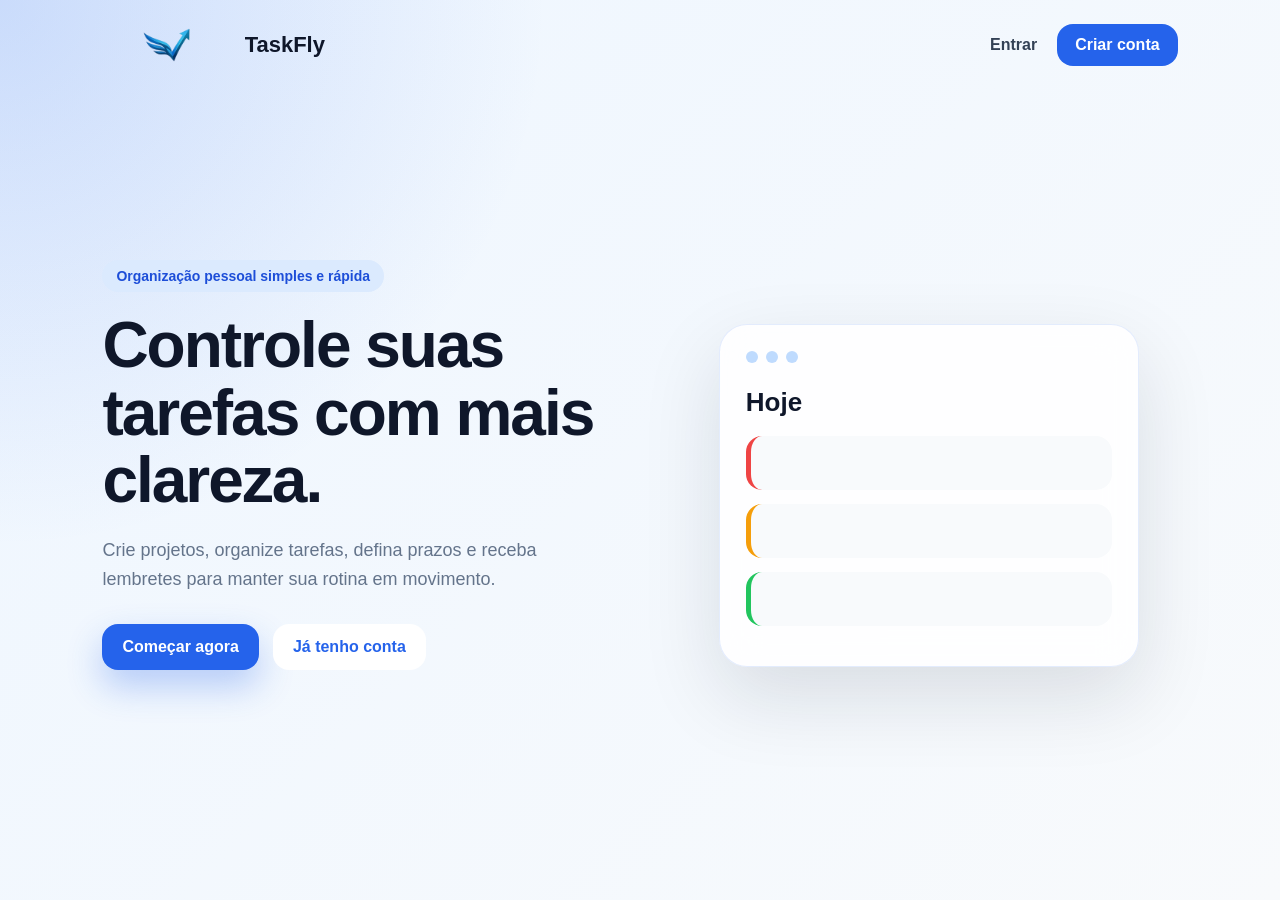
<file: index.html>
<!DOCTYPE html>
<html lang="pt-BR">
<head>
  <meta charset="UTF-8">
  <meta name="viewport" content="width=device-width, initial-scale=1.0">
  <title>TaskFly</title>
  <link rel="stylesheet" href="style.css">
</head>
<body class="landing-page">

  <header class="landing-header">
    <div class="brand">
      <img src="logo.png" alt="Logo TaskFly">
      <span>TaskFly</span>
    </div>

    <nav>
      <a href="login.html">Entrar</a>
      <a href="cadastro.html" class="nav-primary">Criar conta</a>
    </nav>
  </header>

  <main class="landing-main">
    <section class="hero-content">
      <span class="hero-badge">Organização pessoal simples e rápida</span>

      <h1>Controle suas tarefas com mais clareza.</h1>

      <p>
        Crie projetos, organize tarefas, defina prazos e receba lembretes
        para manter sua rotina em movimento.
      </p>

      <div class="hero-actions">
        <a href="cadastro.html" class="cta-primary">Começar agora</a>
        <a href="login.html" class="cta-secondary">Já tenho conta</a>
      </div>
    </section>

    <section class="hero-preview">
      <div class="preview-card">
        <div class="preview-header">
          <span></span>
          <span></span>
          <span></span>
        </div>

        <h3>Hoje</h3>

        <div class="preview-task high"></div>
        <div class="preview-task medium"></div>
        <div class="preview-task low"></div>
      </div>
    </section>
  </main>

</body>
</html>
</file>
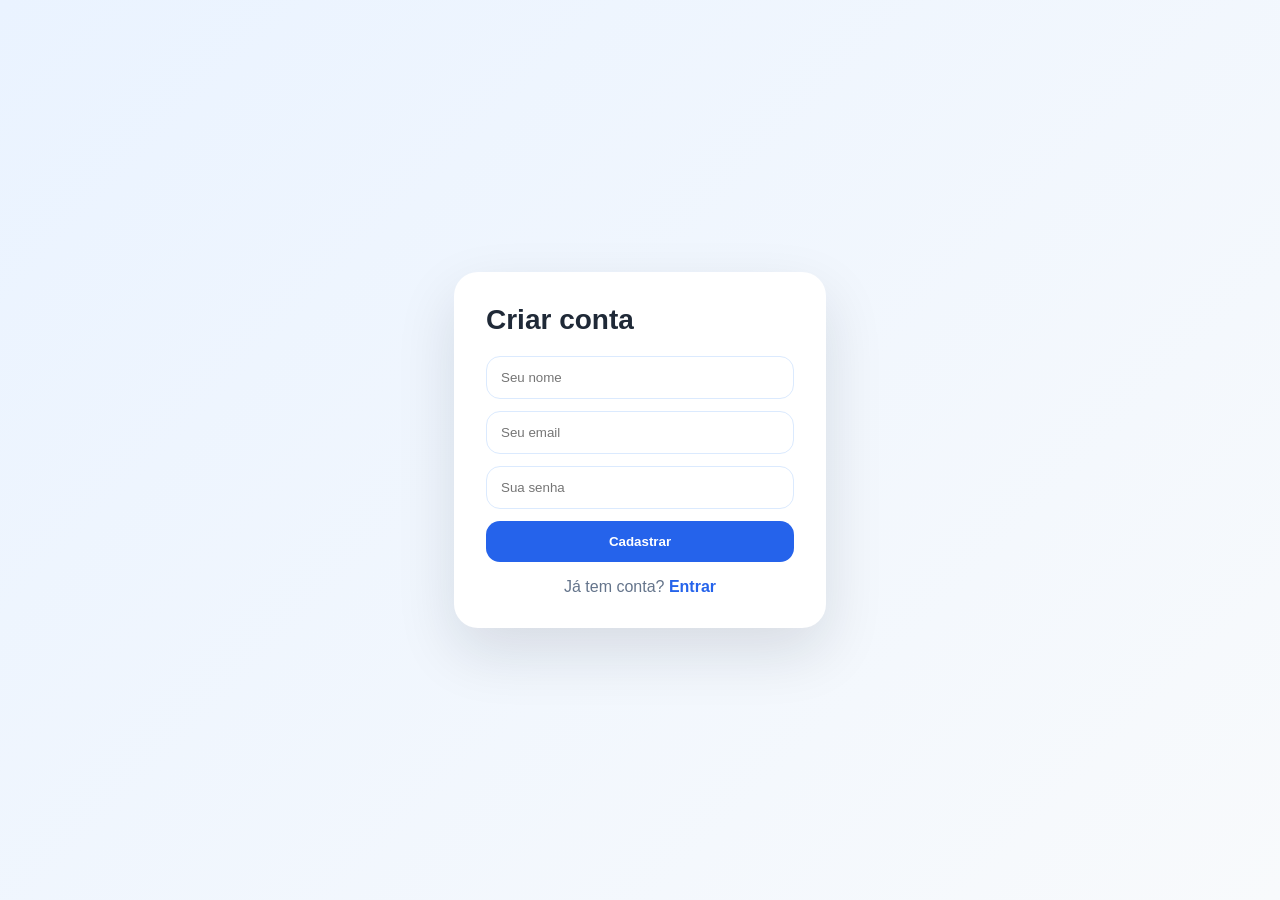
<file: cadastro.html>
<!DOCTYPE html>
<html lang="pt-BR">
<head>
  <meta charset="UTF-8" />
  <meta name="viewport" content="width=device-width, initial-scale=1.0"/>
  <title>Cadastro - TaskFly</title>
  <link rel="stylesheet" href="style.css" />
</head>
<body class="auth-page">

  <main>
    <div class="form-container">
      <h2>Criar conta</h2>

      <input type="text" id="name" placeholder="Seu nome" />
      <input type="email" id="email" placeholder="Seu email" />
      <input type="password" id="password" placeholder="Sua senha" />

      <button onclick="register()">Cadastrar</button>

      <p>Já tem conta? <a href="login.html">Entrar</a></p>
    </div>
  </main>

  <script src="auth.js"></script>
</body>
</html>
</file>
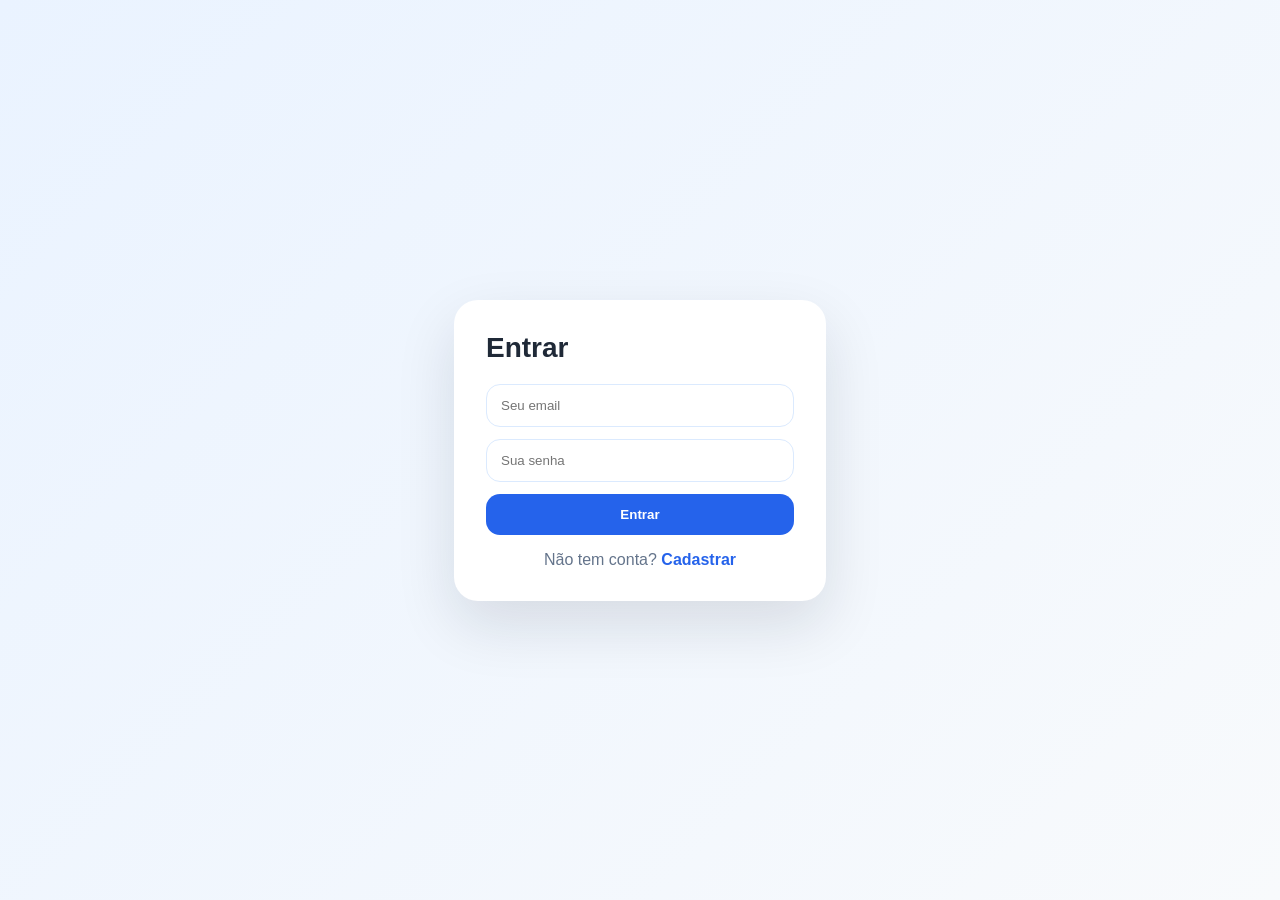
<file: dashboard.html>
<!DOCTYPE html>
<html lang="pt-BR">
<head>
  <meta charset="UTF-8">
  <meta name="viewport" content="width=device-width, initial-scale=1.0">

  <title>Dashboard - TaskFly</title>

  <link rel="stylesheet" href="style.css">
</head>
<body>

  <aside class="sidebar">

    <!-- CONTEÚDO SUPERIOR DA SIDEBAR -->
    <div class="sidebar-content">

      <!-- TOPO: usuário + ícones -->
      <div class="sidebar-top">

        <!-- Informações do usuário logado -->
        <div class="user-box">
          <div class="avatar" id="userAvatar">T</div>

          <div class="user-info">
            <span id="userName">Usuário</span>
            <small>TaskFly</small>
          </div>
        </div>

        <!-- Botões do topo da sidebar -->
        <div class="top-icons">
          <button class="icon-btn" title="Notificações">
            🔔
          </button>

          <button class="icon-btn" onclick="toggleSidebar()" title="Recolher menu">
            ☰
          </button>
        </div>
      </div>

      <!-- Botão que abre o modal de nova tarefa -->
      <button class="add-task-btn" onclick="openTaskModal()">
        + Adicionar tarefa
      </button>

      <!-- Menu de filtros -->
      <nav class="menu">
        <button onclick="setFilter('all')">📋 Todas</button>
        <button onclick="setFilter('pending')">⏳ Pendentes</button>
        <button onclick="setFilter('completed')">✅ Concluídas</button>
      </nav>

      <!-- Seção de projetos -->
      <div class="projects-section">
        <div class="projects-title">
          <span>Meus projetos</span>
          <button onclick="showProjectForm()">+</button>
        </div>

        <!-- Formulário para criar projeto -->
        <div class="project-form" id="projectForm">
          <input type="text" id="projectNameInput" placeholder="Nome do projeto">
          <button onclick="saveNewProject()">Criar</button>
        </div>

        <!-- Lista de projetos criada pelo JavaScript -->
        <div id="projectsList"></div>
      </div>
    </div>

    <!-- RODAPÉ DA SIDEBAR -->
    <div class="sidebar-footer">
      <button onclick="toggleTheme()">🌙 Tema</button>
      <button onclick="logout()">Sair</button>
    </div>
  </aside>

  <!-- CONTEÚDO PRINCIPAL -->
  <main class="app-main">

    <!-- Cabeçalho do conteúdo principal -->
    <section class="content-header">
      <h1 id="pageTitle">Todas as tarefas</h1>
      <p>Organize suas tarefas pessoais</p>
      <input 
  type="text" 
  id="searchInput" 
  class="search-input"
  placeholder="Buscar tarefa..."
  oninput="renderTasks()"
>
    </section>

    <!-- Lista de tarefas renderizada pelo JavaScript -->
    <section id="taskList" class="todo-list"></section>
  </main>

  <!-- MODAL DE NOVA TAREFA -->
  <div class="modal-overlay" id="taskModal">
    <div class="task-modal">

      <!-- Nome da tarefa -->
      <input 
        type="text" 
        id="modalTaskTitle" 
        placeholder="Nome da tarefa..."
      >

      <!-- Descrição da tarefa -->
      <textarea 
        id="modalTaskDescription" 
        placeholder="Descrição"
      ></textarea>

      <!-- Opções da tarefa -->
      <div class="modal-options">
  <select id="modalTaskProject">
    <option value="all">Sem projeto</option>
  </select>

  <select id="modalTaskPriority">
    <option value="baixa">Baixa</option>
    <option value="media">Média</option>
    <option value="alta">Alta</option>
  </select>

  <input type="date" id="modalTaskDate">
  <input type="time" id="modalTaskTime">
</div>

      <!-- Botões do modal -->
      <div class="modal-actions">
        <button onclick="closeTaskModal()">Cancelar</button>
        <button onclick="addTaskFromModal()">Adicionar tarefa</button>
      </div>
    </div>
  </div>

  <!-- Scripts do projeto -->
  <script src="auth.js"></script>
  <script src="tasks.js"></script>
  <script src="theme.js"></script>
</body>
</html>
</file>
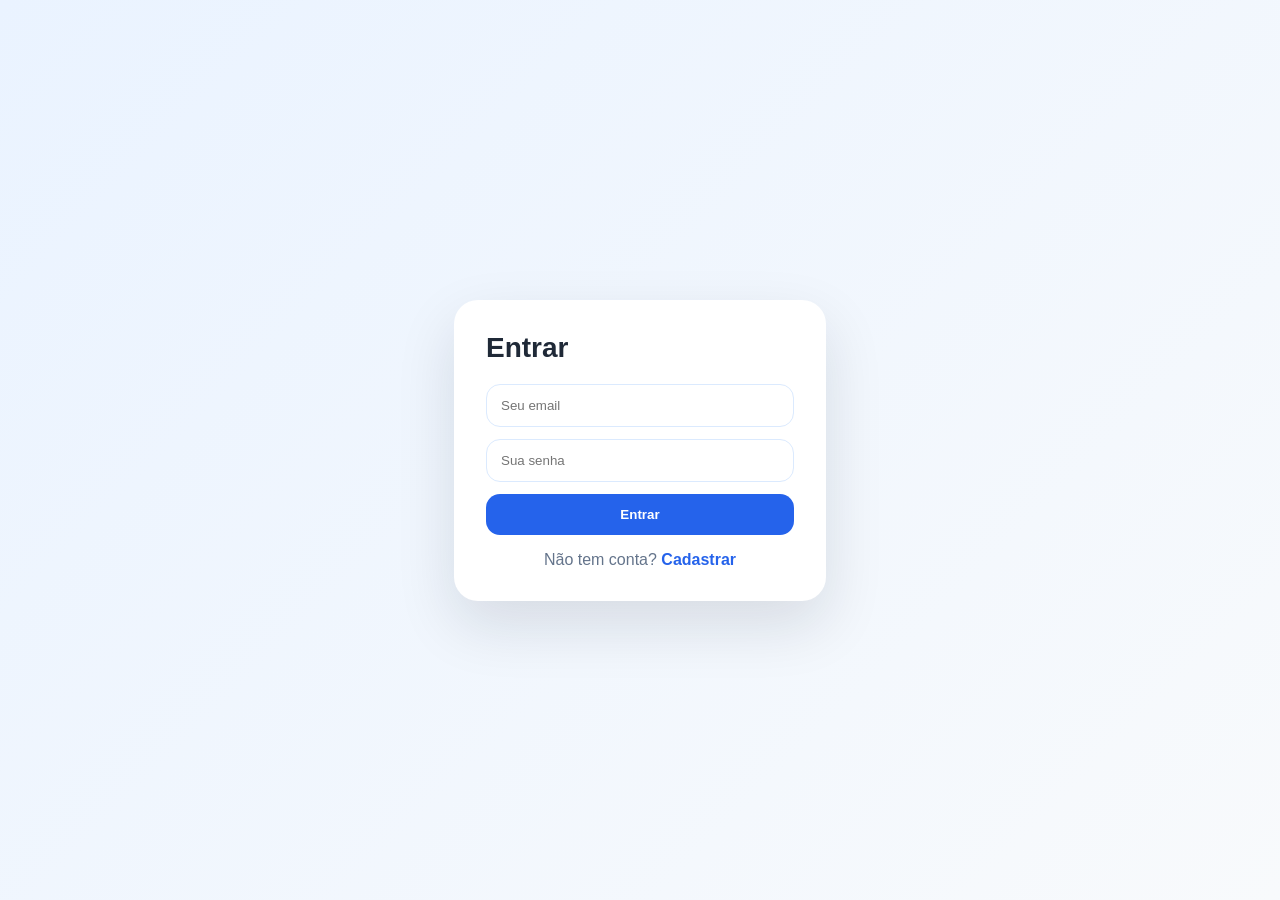
<file: login.html>
<!DOCTYPE html>
<html lang="pt-BR">
<head>
  <meta charset="UTF-8">
  <meta name="viewport" content="width=device-width, initial-scale=1.0">
  <title>Login - TaskFly</title>
  <link rel="stylesheet" href="style.css">
</head>
<body class="auth-page">
  <main>
    <div class="form-container">
      <h2>Entrar</h2>

      <input type="email" id="email" placeholder="Seu email">
      <input type="password" id="password" placeholder="Sua senha">

      <button onclick="login()">Entrar</button>

      <p>Não tem conta? <a href="cadastro.html">Cadastrar</a></p>
    </div>
  </main>

  <script src="auth.js"></script>
</body>
</html>
</file>
<file: style.css>
* {
  margin: 0;
  padding: 0;
  box-sizing: border-box;
  font-family: Arial, sans-serif;
}

body {
  display: flex;
  height: 100vh;
  background: #f5f7fb;
  color: #1f2937;
}

/* SIDEBAR */

.sidebar {
  width: 250px;
  background: #ffffff;
  padding: 20px 18px;
  display: flex;
  flex-direction: column;
  justify-content: space-between;
  min-height: 100vh;
}

.sidebar-footer {
  margin-top: auto;
  display: flex;
  flex-direction: column;
  gap: 10px;
}

.sidebar-footer button {
  width: 100%;
  border: none;
  padding: 12px 14px;
  border-radius: 14px;
  background: #eef4ff;
  color: #1f2937;
  cursor: pointer;
  font-weight: 500;
  text-align: center;
}

.sidebar-footer button:hover {
  background: #dbeafe;
  transform: translateY(-1px);
}

body.dark .sidebar-footer button {
  background: #334155;
  color: #f8fafc;
}

body.dark .sidebar-footer button:hover {
  background: #475569;
}

.user-box {
  display: flex;
  align-items: center;
  gap: 10px;
  margin-bottom: 20px;
}

.avatar {
  width: 36px;
  height: 36px;
  background: #2563eb;
  color: white;
  border-radius: 50%;
  display: flex;
  align-items: center;
  justify-content: center;
  font-weight: bold;
}

.add-task-btn {
  padding: 10px;
  border: none;
  border-radius: 10px;
  background: #2563eb;
  color: white;
  cursor: pointer;
  margin-bottom: 20px;
  transition: 0.2s;
}

.add-task-btn:hover {
  background: #1e40af;
}

.menu {
  display: flex;
  flex-direction: column;
  gap: 10px;
}

.menu button {
  border: none;
  background: transparent;
  padding: 10px;
  text-align: left;
  cursor: pointer;
  border-radius: 8px;
  transition: 0.2s;
}

.menu button:hover {
  background: #eef2ff;
}

.sidebar-footer {
  display: flex;
  flex-direction: column;
  gap: 10px;
}

.sidebar-footer button {
  border: none;
  background: transparent;
  cursor: pointer;
}

/* MAIN */

.app-main {
  flex: 1;
  padding: 30px;
  overflow-y: auto;
}

.content-header h1 {
  font-size: 28px;
  margin-bottom: 5px;
}

.content-header p {
  color: #6b7280;
  margin-bottom: 20px;
}

/* FORM */

.task-form-card {
  background: white;
  padding: 20px;
  border-radius: 16px;
  margin-bottom: 20px;
  box-shadow: 0 5px 20px rgba(0,0,0,0.05);
}

.task-form-card input[type="text"] {
  width: 100%;
  padding: 12px;
  border-radius: 10px;
  border: 1px solid #ddd;
  margin-bottom: 12px;
}

.task-options {
  display: flex;
  gap: 10px;
}

.task-options select,
.task-options input {
  padding: 10px;
  border-radius: 10px;
  border: 1px solid #ddd;
}

.task-options button {
  background: #2563eb;
  color: white;
  border: none;
  padding: 10px 16px;
  border-radius: 10px;
  cursor: pointer;
  transition: 0.2s;
}

.task-options button:hover {
  background: #1e40af;
}

/* TASK LIST */

.todo-list {
  display: flex;
  flex-direction: column;
  gap: 10px;
}

/* TASK ITEM */

.task-card {
  display: flex;
  align-items: center;
  justify-content: space-between;
  padding: 14px 16px;
  border-radius: 12px;
  background: white;
  border: 1px solid #e5e7eb;
  transition: 0.2s;
}

.task-card:hover {
  background: #f9fafb;
}

.task-card h3 {
  font-size: 16px;
}

.task-card p {
  font-size: 13px;
  color: #6b7280;
}

.task-card button {
  border: none;
  background: transparent;
  cursor: pointer;
  margin-left: 10px;
}

/* DARK MODE */

body.dark {
  background: #0f172a;
  color: white;
}

body.dark .sidebar {
  background: #1e293b;
  border-color: #334155;
}

body.dark .task-form-card,
body.dark .task-card {
  background: #1e293b;
  border-color: #334155;
}

body.dark input,
body.dark select {
  background: #0f172a;
  color: white;
  border-color: #334155;
}

.task-left {
  display: flex;
  align-items: center;
  gap: 12px;
}

body.dark .sidebar {
  box-shadow: 8px 0 30px rgba(0, 0, 0, 0.25);
}

body.dark .menu button:hover,
body.dark .project-item:hover,
body.dark .sidebar-footer button:hover {
  background: #334155;
}

body.dark .task-form-card,
body.dark .task-card {
  box-shadow: 0 18px 36px rgba(0, 0, 0, 0.25);
}

body.dark input:focus,
body.dark select:focus {
  box-shadow: 0 0 0 4px rgba(59, 130, 246, 0.2);
}

body.dark .delete-btn:hover {
  background: rgba(239, 68, 68, 0.18);
}

.check-btn {
  width: 20px;
  height: 20px;
  min-width: 20px;

  border: 2px solid #2563eb;
  border-radius: 50%;

  background: transparent;
  color: #2563eb;

  display: flex;
  align-items: center;
  justify-content: center;

  font-size: 12px;
  cursor: pointer;
}

.task-info h3.completed {
  text-decoration: line-through;
  color: #9ca3af;
}

.delete-btn {
  opacity: 0;
  transition: 0.2s;
}

.task-card:hover .delete-btn {
  opacity: 1;
}

.projects-section {
  margin-top: 24px;
}

.projects-title {
  display: flex;
  align-items: center;
  justify-content: space-between;
  font-weight: bold;
  margin-bottom: 10px;
  font-size: 14px;
}

.projects-title button {
  border: none;
  background: transparent;
  cursor: pointer;
  font-size: 18px;
  color: #2563eb;
}

.project-item {
  width: 100%;
  border: none;
  background: transparent;
  padding: 9px 10px;
  border-radius: 8px;
  display: flex;
  justify-content: space-between;
  cursor: pointer;
  color: #374151;
  font-size: 14px;
}

.project-item:hover,
.project-item.active {
  background: #eef2ff;
  color: #2563eb;
}

.project-item small {
  color: #9ca3af;
}

body.dark .project-item {
  color: #e5e7eb;
}

body.dark .project-item:hover,
body.dark .project-item.active {
  background: #334155;
  color: #93c5fd;
}

.project-actions {
  display: flex;
  align-items: center;
  gap: 6px;
}

.delete-project {
  border: none;
  background: transparent;
  cursor: pointer;
  color: #ef4444;
  font-size: 12px;
  opacity: 0;
  transition: 0.2s;
}

.project-item:hover .delete-project {
  opacity: 1;
}

/* APP POLISH */

button,
input,
select {
  font-family: inherit;
}

button {
  transition:
    transform 0.18s ease,
    background 0.18s ease,
    box-shadow 0.18s ease,
    opacity 0.18s ease;
}

button:hover {
  transform: translateY(-1px);
}

button:active {
  transform: scale(0.97);
}

input,
select {
  transition:
    border-color 0.18s ease,
    box-shadow 0.18s ease,
    background 0.18s ease;
}

input:focus,
select:focus {
  border-color: #2563eb;
  box-shadow: 0 0 0 4px rgba(37, 99, 235, 0.12);
}

/* SIDEBAR MAIS APP */

.sidebar {
  border-right: none;
  box-shadow: 8px 0 30px rgba(15, 23, 42, 0.06);
}

.menu button,
.project-item,
.sidebar-footer button {
  border-radius: 14px;
  padding: 12px 14px;
}

.menu button:hover,
.project-item:hover,
.sidebar-footer button:hover {
  background: #eef4ff;
}

/* FORM MAIS FLUIDO */

.task-form-card {
  border-radius: 24px;
  box-shadow: 0 18px 45px rgba(15, 23, 42, 0.08);
}

.task-form-card input[type="text"] {
  border-radius: 16px;
  font-size: 16px;
}

.task-options select,
.task-options input {
  border-radius: 14px;
}

/* CARDS MAIS MODERNOS */

.task-card {
  border-radius: 20px;
  padding: 16px 18px;
  border: none;
  box-shadow: 0 10px 28px rgba(15, 23, 42, 0.06);
}

.task-card:hover {
  transform: translateY(-2px);
  box-shadow: 0 18px 36px rgba(15, 23, 42, 0.1);
}

.check-btn {
  width: 22px;
  height: 22px;
  min-width: 22px;
  border-radius: 50%;
  transition:
    background 0.18s ease,
    transform 0.18s ease,
    box-shadow 0.18s ease;
}

.check-btn:hover {
  transform: scale(1.12);
  box-shadow: 0 0 0 5px rgba(37, 99, 235, 0.12);
}

.delete-btn {
  border-radius: 12px;
  padding: 8px 10px;
}

.delete-btn:hover {
  background: #fee2e2;
}

.task-options {
  max-height: 0;
  opacity: 0;
  overflow: hidden;
  transform: translateY(-6px);
  transition:
    max-height 0.25s ease,
    opacity 0.2s ease,
    transform 0.2s ease;
}

.task-options.show {
  max-height: 120px;
  opacity: 1;
  transform: translateY(0);
  margin-top: 12px;
}

body.dark .sidebar {
  color: #f8fafc;
}

body.dark .user-box span,
body.dark .menu button,
body.dark .projects-title,
body.dark .project-item,
body.dark .sidebar-footer button {
  color: #f8fafc;
}

body.dark .menu button:hover,
body.dark .project-item:hover {
  background: #334155;
  color: #ffffff;
}

body.dark .projects-title button {
  color: #60a5fa;
}

body.dark .content-header p,
body.dark .task-info p,
body.dark .task-card p {
  color: #94a3b8;
}

.project-form {
  display: none;
  gap: 8px;
  margin: 10px 0;
}

.project-form.show {
  display: flex;
}

.project-form input {
  width: 100%;
  padding: 9px 10px;
  border-radius: 10px;
  border: 1px solid #dbeafe;
  outline: none;
  font-size: 13px;
}

.project-form button {
  border: none;
  border-radius: 10px;
  padding: 9px 10px;
  background: #2563eb;
  color: white;
  cursor: pointer;
  font-size: 13px;
}

body.dark .project-form input {
  background: #0f172a;
  color: #f8fafc;
  border-color: #334155;
}

.confirm-delete {
  border: none;
  background: #ef4444;
  color: white;
  padding: 4px 8px;
  border-radius: 8px;
  font-size: 11px;
  cursor: pointer;
}

.confirm-delete:hover {
  background: #dc2626;
}

.modal-overlay {
  position: fixed;
  inset: 0;
  background: rgba(15, 23, 42, 0.35);
  display: none;
  align-items: center;
  justify-content: center;
  z-index: 1000;
}

.modal-overlay.show {
  display: flex;
}

.task-modal {
  width: 520px;
  background: white;
  border-radius: 18px;
  padding: 18px;
  box-shadow: 0 30px 80px rgba(15, 23, 42, 0.25);
}

.task-modal input,
.task-modal textarea,
.task-modal select {
  width: 100%;
  border: 1px solid #e5e7eb;
  border-radius: 12px;
  padding: 12px;
  margin-bottom: 10px;
}

.task-modal textarea {
  resize: none;
  height: 80px;
}

.modal-options {
  display: grid;
  grid-template-columns: 1fr 1fr 1fr;
  gap: 10px;
}

.modal-actions {
  display: flex;
  justify-content: flex-end;
  gap: 10px;
}

.modal-actions button {
  border: none;
  padding: 10px 14px;
  border-radius: 12px;
  cursor: pointer;
}

.modal-actions button:last-child {
  background: #2563eb;
  color: white;
}

body.dark .task-modal {
  background: #1e293b;
}

body.dark .modal-overlay {
  background: rgba(0, 0, 0, 0.55);
}

/* DARK MODE AJUSTADO */

body.dark {
  background: #0b1120;
  color: #e5e7eb;
}

body.dark .sidebar {
  background: #111827;
}

body.dark .app-main {
  background: #0b1120;
}

body.dark .task-card,
body.dark .task-modal,
body.dark .task-form-card {
  background: #111827;
  border: 1px solid #1f2937;
}

body.dark .task-modal {
  box-shadow: 0 30px 80px rgba(0, 0, 0, 0.45);
}

body.dark .task-modal input,
body.dark .task-modal textarea,
body.dark .task-modal select {
  background: #0b1120;
  color: #e5e7eb;
  border: 1px solid #334155;
}

body.dark .task-modal input::placeholder,
body.dark .task-modal textarea::placeholder {
  color: #64748b;
}

body.dark .modal-actions button:first-child {
  background: #1f2937;
  color: #e5e7eb;
}

body.dark .modal-actions button:last-child {
  background: #2563eb;
  color: white;
}

body.dark .content-header h1 {
  color: #f8fafc;
}

body.dark .content-header p,
body.dark .task-info p {
  color: #94a3b8;
}

.sidebar-top {
  display: flex;
  align-items: center;
  justify-content: space-between;
  margin-bottom: 22px;
}

.user-box {
  display: flex;
  align-items: center;
  gap: 10px;
  margin-bottom: 0;
}

.avatar {
  width: 34px;
  height: 34px;
  min-width: 34px;
  border-radius: 50%;
  background: #c2185b;
  color: white;
  display: flex;
  align-items: center;
  justify-content: center;
  font-weight: 700;
}

.user-info {
  display: flex;
  flex-direction: column;
  line-height: 1.1;
}

.user-info span {
  font-size: 14px;
  font-weight: 600;
}

.user-info small {
  font-size: 11px;
  color: #94a3b8;
}

.user-arrow {
  border: none;
  background: transparent;
  cursor: pointer;
  font-size: 16px;
  color: inherit;
}

.top-icons {
  display: flex;
  align-items: center;
  gap: 8px;
}

.top-icons button {
  border: none;
  background: transparent;
  cursor: pointer;
  font-size: 15px;
  color: inherit;
}

/* SIDEBAR RECOLHIDA */

.sidebar {
  transition: width 0.25s ease, padding 0.25s ease;
}

body.sidebar-collapsed .sidebar {
  width: 76px;
  padding: 20px 12px;
}

body.sidebar-collapsed .user-info,
body.sidebar-collapsed .user-arrow,
body.sidebar-collapsed .add-task-btn,
body.sidebar-collapsed .menu button,
body.sidebar-collapsed .projects-section,
body.sidebar-collapsed .sidebar-footer {
  display: none;
}

body.sidebar-collapsed .sidebar-top {
  justify-content: center;
}

body.sidebar-collapsed .top-icons {
  flex-direction: column;
}

.sidebar {
  transition: width 0.25s ease, padding 0.25s ease;
  overflow: hidden;
}

body.sidebar-collapsed .sidebar {
  width: 76px !important;
  padding: 20px 12px !important;
}

body.sidebar-collapsed .user-info,
body.sidebar-collapsed .user-arrow,
body.sidebar-collapsed .add-task-btn,
body.sidebar-collapsed .menu,
body.sidebar-collapsed .projects-section,
body.sidebar-collapsed .sidebar-footer {
  display: none !important;
}

body.sidebar-collapsed .sidebar-top {
  justify-content: center;
}

body.sidebar-collapsed .top-icons {
  flex-direction: column;
}

.sidebar-top {
  display: flex;
  align-items: center;
  justify-content: space-between;
  gap: 12px;
  margin-bottom: 22px;
}

.user-box {
  display: flex;
  align-items: center;
  gap: 10px;
  min-width: 0;
}

.user-info {
  display: flex;
  flex-direction: column;
  line-height: 1.1;
  min-width: 0;
}

.user-info span {
  font-size: 14px;
  font-weight: 700;
  color: inherit;
  white-space: nowrap;
  overflow: hidden;
  text-overflow: ellipsis;
  max-width: 115px;
}

.user-info small {
  font-size: 11px;
  color: #64748b;
}

.top-icons {
  display: flex;
  align-items: center;
  gap: 6px;
  flex-shrink: 0;
}

.icon-btn {
  width: 28px;
  height: 28px;
  border: none;
  border-radius: 8px;
  background: transparent;
  cursor: pointer;

  display: flex;
  align-items: center;
  justify-content: center;
}

.icon-btn:hover {
  background: #eef2ff;
}

body.dark .icon-btn:hover {
  background: #334155;
}

body.sidebar-collapsed .sidebar {
  width: 76px !important;
  padding: 20px 12px !important;
}

body.sidebar-collapsed .user-info,
body.sidebar-collapsed .add-task-btn,
body.sidebar-collapsed .menu,
body.sidebar-collapsed .projects-section,
body.sidebar-collapsed .sidebar-footer {
  display: none !important;
}

body.sidebar-collapsed .sidebar-top {
  flex-direction: column;
  justify-content: flex-start;
}

body.sidebar-collapsed .top-icons {
  flex-direction: column;
}

.auth-page {
  min-height: 100vh;
  display: grid;
  place-items: center;
  background: linear-gradient(135deg, #eaf3ff, #f8fafc);
}

.auth-page main {
  width: 100%;
  max-width: 420px;
  padding: 24px;
}

.auth-page .form-container {
  background: #ffffff;
  padding: 32px;
  border-radius: 24px;
  box-shadow: 0 24px 60px rgba(15, 23, 42, 0.12);
}

.auth-page .form-container h2 {
  font-size: 28px;
  margin-bottom: 20px;
}

.auth-page .form-container input {
  width: 100%;
  padding: 13px 14px;
  margin-bottom: 12px;
  border: 1px solid #dbeafe;
  border-radius: 14px;
  outline: none;
}

.auth-page .form-container button {
  width: 100%;
  padding: 13px;
  border: none;
  border-radius: 14px;
  background: #2563eb;
  color: white;
  font-weight: 700;
  cursor: pointer;
}

.auth-page .form-container p {
  margin-top: 16px;
  text-align: center;
  color: #64748b;
}

.auth-page .form-container a {
  color: #2563eb;
  font-weight: 700;
  text-decoration: none;
}

.task-card {
  animation: fadeInUp 0.25s ease;
}

@keyframes fadeInUp {
  from {
    opacity: 0;
    transform: translateY(8px);
  }
  to {
    opacity: 1;
    transform: translateY(0);
  }
}

.task-card.removing {
  opacity: 0;
  transform: translateX(40px);
  transition: 0.2s ease;
}

.check-btn.checked {
  background: #2563eb;
  color: white;
  border-color: #2563eb;
  animation: checkPop 0.22s ease;
}

.completed-card {
  opacity: 0.72;
}

@keyframes checkPop {
  0% {
    transform: scale(0.75);
  }

  70% {
    transform: scale(1.18);
  }

  100% {
    transform: scale(1);
  }
}

/* NOVA LANDING PAGE AJUSTADA */

.landing-page {
  min-height: 100vh;
  background:
    radial-gradient(circle at top left, rgba(37, 99, 235, 0.18), transparent 35%),
    linear-gradient(135deg, #eef6ff, #f8fafc);
  color: #0f172a;
}

/* HEADER */

.landing-header {
  width: 100%;
  padding: 24px 8%;
  display: flex;
  align-items: center;
  justify-content: space-between;
}

/* LOGO + NOME */

.brand {
  display: flex;
  align-items: center;
  gap: 14px;
  font-weight: 800;
  font-size: 22px;
}

.brand img {
  width: 60px;
  height: 60px;
  object-fit: contain;
}

/* NAV */

.landing-header nav {
  display: flex;
  align-items: center;
  gap: 20px;
}

.landing-header nav a {
  text-decoration: none;
  font-weight: 700;
  color: #334155;
}

.nav-primary {
  background: #2563eb;
  color: white !important;
  padding: 12px 18px;
  border-radius: 16px;
}

/* MAIN */

.landing-main {
  min-height: calc(100vh - 95px);
  display: grid;
  grid-template-columns: 1fr 1fr;
  align-items: center;
  justify-content: center;
  gap: 80px;
  padding: 0 8%;
}

/* TEXTO */

.hero-content {
  max-width: 560px;
  margin-top: -100px;
}

.hero-badge {
  display: inline-block;
  background: #dbeafe;
  color: #1d4ed8;
  padding: 8px 14px;
  border-radius: 999px;
  font-weight: 700;
  font-size: 14px;
  margin-bottom: 20px;
}

.hero-content h1 {
  font-size: 64px;
  line-height: 1.05;
  letter-spacing: -2px;
  margin-bottom: 22px;
}

.hero-content p {
  font-size: 18px;
  color: #64748b;
  line-height: 1.6;
  margin-bottom: 30px;
}

/* BOTÕES */

.hero-actions {
  display: flex;
  gap: 14px;
}

.cta-primary,
.cta-secondary {
  padding: 14px 20px;
  border-radius: 16px;
  font-weight: 800;
  text-decoration: none;
  transition: 0.2s;
}

.cta-primary {
  background: #2563eb;
  color: white;
  box-shadow: 0 16px 35px rgba(37, 99, 235, 0.3);
}

.cta-secondary {
  background: white;
  color: #2563eb;
}

.cta-primary:hover,
.cta-secondary:hover {
  transform: translateY(-3px);
}

/* CARD DIREITA */

.hero-preview {
  display: flex;
  justify-content: center;
}

.preview-card {
  width: 420px;
  background: rgba(255, 255, 255, 0.85);
  backdrop-filter: blur(18px);
  border: 1px solid rgba(37, 99, 235, 0.12);
  border-radius: 28px;
  padding: 26px;
  box-shadow: 0 30px 80px rgba(15, 23, 42, 0.12);
  animation: floatCard 4s ease-in-out infinite;
}

.preview-header {
  display: flex;
  gap: 8px;
  margin-bottom: 24px;
}

.preview-header span {
  width: 12px;
  height: 12px;
  background: #bfdbfe;
  border-radius: 50%;
}

.preview-card h3 {
  font-size: 26px;
  margin-bottom: 18px;
}

.preview-task {
  height: 54px;
  border-radius: 16px;
  background: #f8fafc;
  margin-bottom: 14px;
  border-left: 5px solid #2563eb;
}

.preview-task.high {
  border-color: #ef4444;
}

.preview-task.medium {
  border-color: #f59e0b;
}

.preview-task.low {
  border-color: #22c55e;
}

/* ANIMAÇÃO */

@keyframes floatCard {
  0%, 100% {
    transform: translateY(0);
  }

  50% {
    transform: translateY(-10px);
  }
}

/* RESPONSIVO */

@media (max-width: 900px) {
  .landing-main {
    grid-template-columns: 1fr;
    text-align: center;
  }

  .hero-actions {
    justify-content: center;
  }

  .hero-content {
    margin-top: 0;
  }

  .hero-content h1 {
    font-size: 42px;
  }

  .preview-card {
    width: 100%;
  }
}

/* CORREÇÃO DA HOME */

body.landing-page {
  display: block !important;
  height: auto !important;
  min-height: 100vh;
  overflow-x: hidden;
}

body.landing-page .landing-header {
  height: 90px;
}

body.landing-page .landing-main {
  min-height: calc(100vh - 90px);
  display: grid !important;
  grid-template-columns: 1fr 1fr;
  align-items: center;
  gap: 80px;
  padding: 0 8%;
}

body.landing-page .hero-content {
  margin-top: -60px;
}

body.landing-page .brand img {
  height: 70px;
  width: auto;
  object-fit: contain;
}

body.landing-page .hero-content h1 {
  font-size: 64px;
  line-height: 1.05;
  letter-spacing: -2px;
}

@media (max-width: 900px) {
  body.landing-page .landing-main {
    grid-template-columns: 1fr;
    text-align: center;
    padding: 40px 8%;
  }

  body.landing-page .hero-content {
    margin-top: 0;
  }
}
.empty-state {
  min-height: 280px;
  border: 1px dashed #cbd5e1;
  border-radius: 24px;
  display: grid;
  place-items: center;
  text-align: center;
  padding: 40px;
  background: rgba(255, 255, 255, 0.65);
}

.empty-icon {
  font-size: 38px;
  margin-bottom: 12px;
}

.empty-state h3 {
  font-size: 22px;
  margin-bottom: 8px;
}

.empty-state p {
  color: #64748b;
  margin-bottom: 18px;
}

.empty-state button {
  border: none;
  background: #2563eb;
  color: white;
  padding: 12px 16px;
  border-radius: 14px;
  font-weight: 700;
  cursor: pointer;
}

body.dark .empty-state {
  background: rgba(17, 24, 39, 0.75);
  border-color: #334155;
}

body.dark .empty-state p {
  color: #94a3b8;
}

.search-input {
  width: 100%;
  max-width: 420px;
  margin-top: 18px;
  margin-bottom: 20px; /* 👈 só adiciona isso */
  padding: 13px 16px;
  border: 1px solid #dbeafe;
  border-radius: 16px;
  outline: none;
  font-size: 15px;
}

body.dark .search-input {
  background: #111827;
  color: #e5e7eb;
  border-color: #334155;
}
</file>
